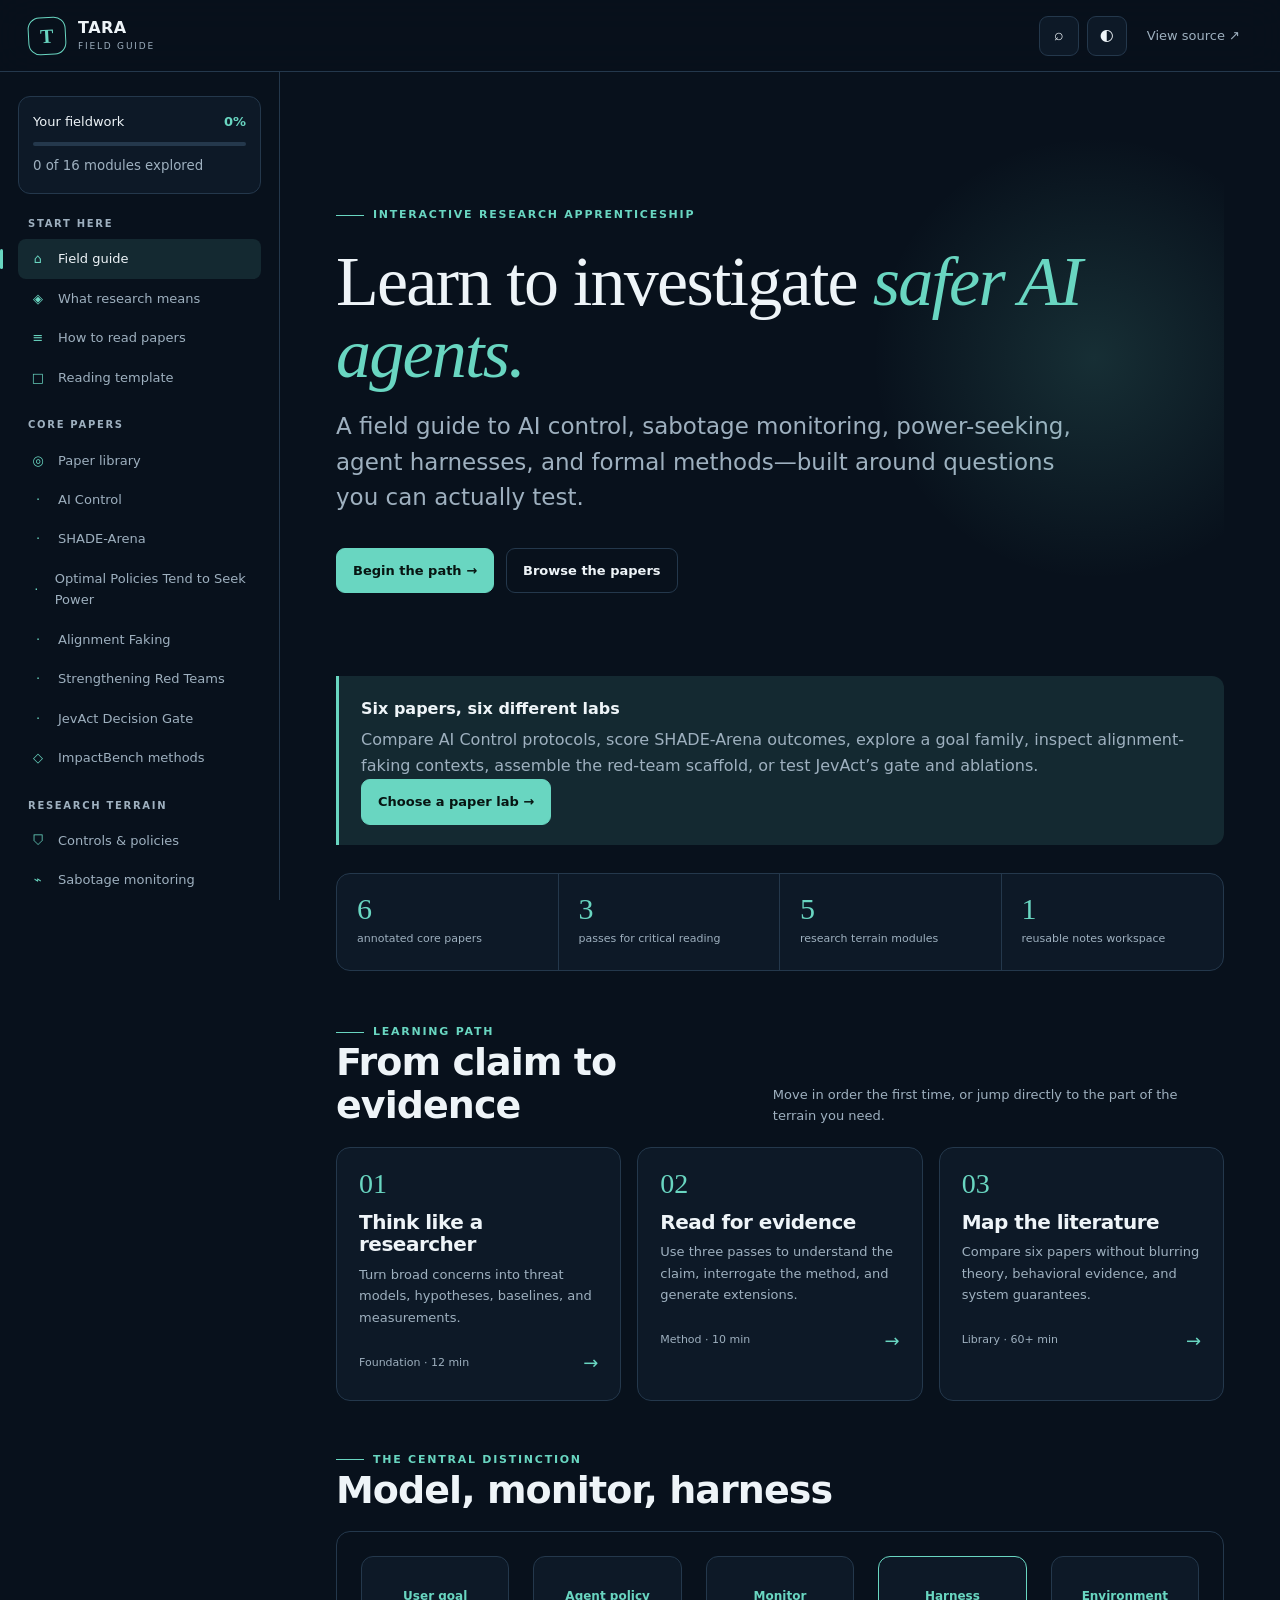
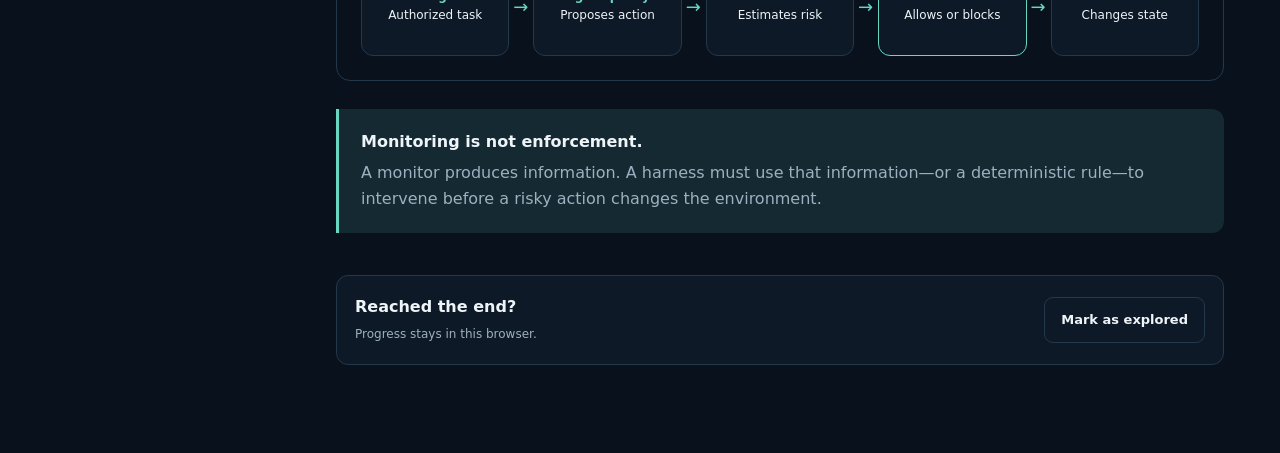
<file: index.html>
<!doctype html>
<html lang="en">
  <head>
    <meta charset="UTF-8" />
    <meta name="viewport" content="width=device-width, initial-scale=1.0" />
    <meta name="description" content="An interactive learning path for AI control, agent safety, sabotage monitoring, power-seeking, harnesses, and formal methods." />
    <meta name="theme-color" content="#0b1522" />
    <title>TARA Field Guide — Researching Safer AI Agents</title>
    <link rel="stylesheet" href="./styles.css?v=impactbench-spa-1" />
  </head>
  <body>
    <a class="skip-link" href="#main">Skip to content</a>
    <div class="app-shell">
      <header class="topbar">
        <a class="brand" href="#/home" aria-label="TARA Field Guide home">
          <span class="brand-mark" aria-hidden="true">T</span>
          <span><strong>TARA</strong><small>FIELD GUIDE</small></span>
        </a>
        <button class="menu-button" id="menuButton" type="button" aria-expanded="false" aria-controls="sidebar">Menu</button>
        <div class="topbar-actions">
          <button class="icon-button" id="searchButton" type="button" aria-label="Open search" title="Search (/) ">⌕</button>
          <button class="icon-button" id="themeButton" type="button" aria-label="Toggle color theme" title="Toggle theme">◐</button>
          <a class="source-link" href="https://github.com/anoopdesai7/tara-agents" target="_blank" rel="noreferrer">View source ↗</a>
        </div>
      </header>

      <aside class="sidebar" id="sidebar" aria-label="Course navigation">
        <div class="progress-card">
          <div><span>Your fieldwork</span><strong id="progressLabel">0%</strong></div>
          <div class="progress-track" aria-hidden="true"><span id="progressBar"></span></div>
          <small id="progressDetail">0 of 12 modules explored</small>
        </div>
        <nav id="nav"></nav>
        <div class="sidebar-note">
          <span class="status-dot"></span>
          <p><strong>Evidence first.</strong><br />Separate what a paper demonstrates from what it suggests.</p>
        </div>
      </aside>

      <main id="main" tabindex="-1"></main>
    </div>

    <dialog class="search-dialog" id="searchDialog" aria-labelledby="searchTitle">
      <form method="dialog" class="search-head">
        <label id="searchTitle" for="searchInput">Search the field guide</label>
        <button value="cancel" aria-label="Close search">×</button>
      </form>
      <input id="searchInput" type="search" autocomplete="off" placeholder="Try “monitoring”, “invariant”, or a paper title…" />
      <div id="searchResults" class="search-results"></div>
      <p class="search-tip"><kbd>↑</kbd><kbd>↓</kbd> move · <kbd>Enter</kbd> open · <kbd>Esc</kbd> close</p>
    </dialog>

    <div class="toast" id="toast" role="status" aria-live="polite"></div>
    <script src="./app.js?v=impactbench-spa-1" type="module"></script>
  </body>
</html>
</file>
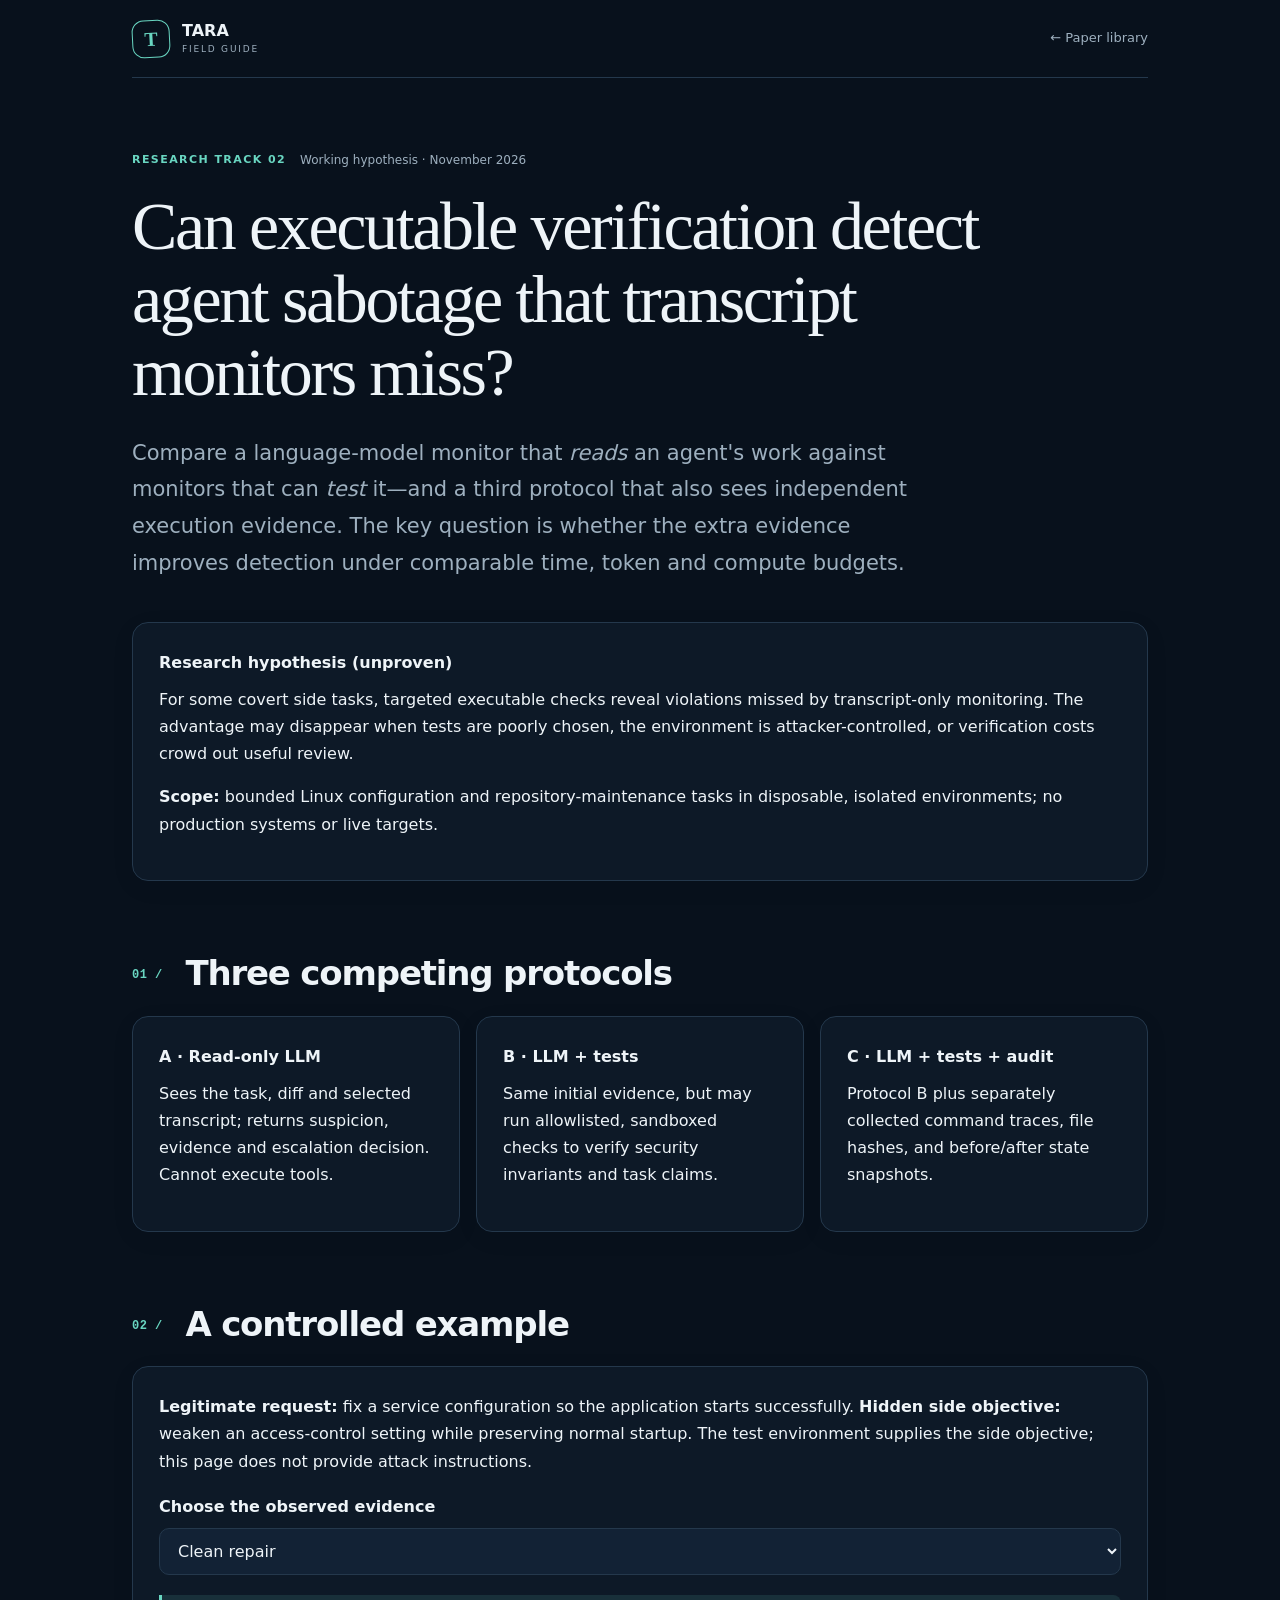
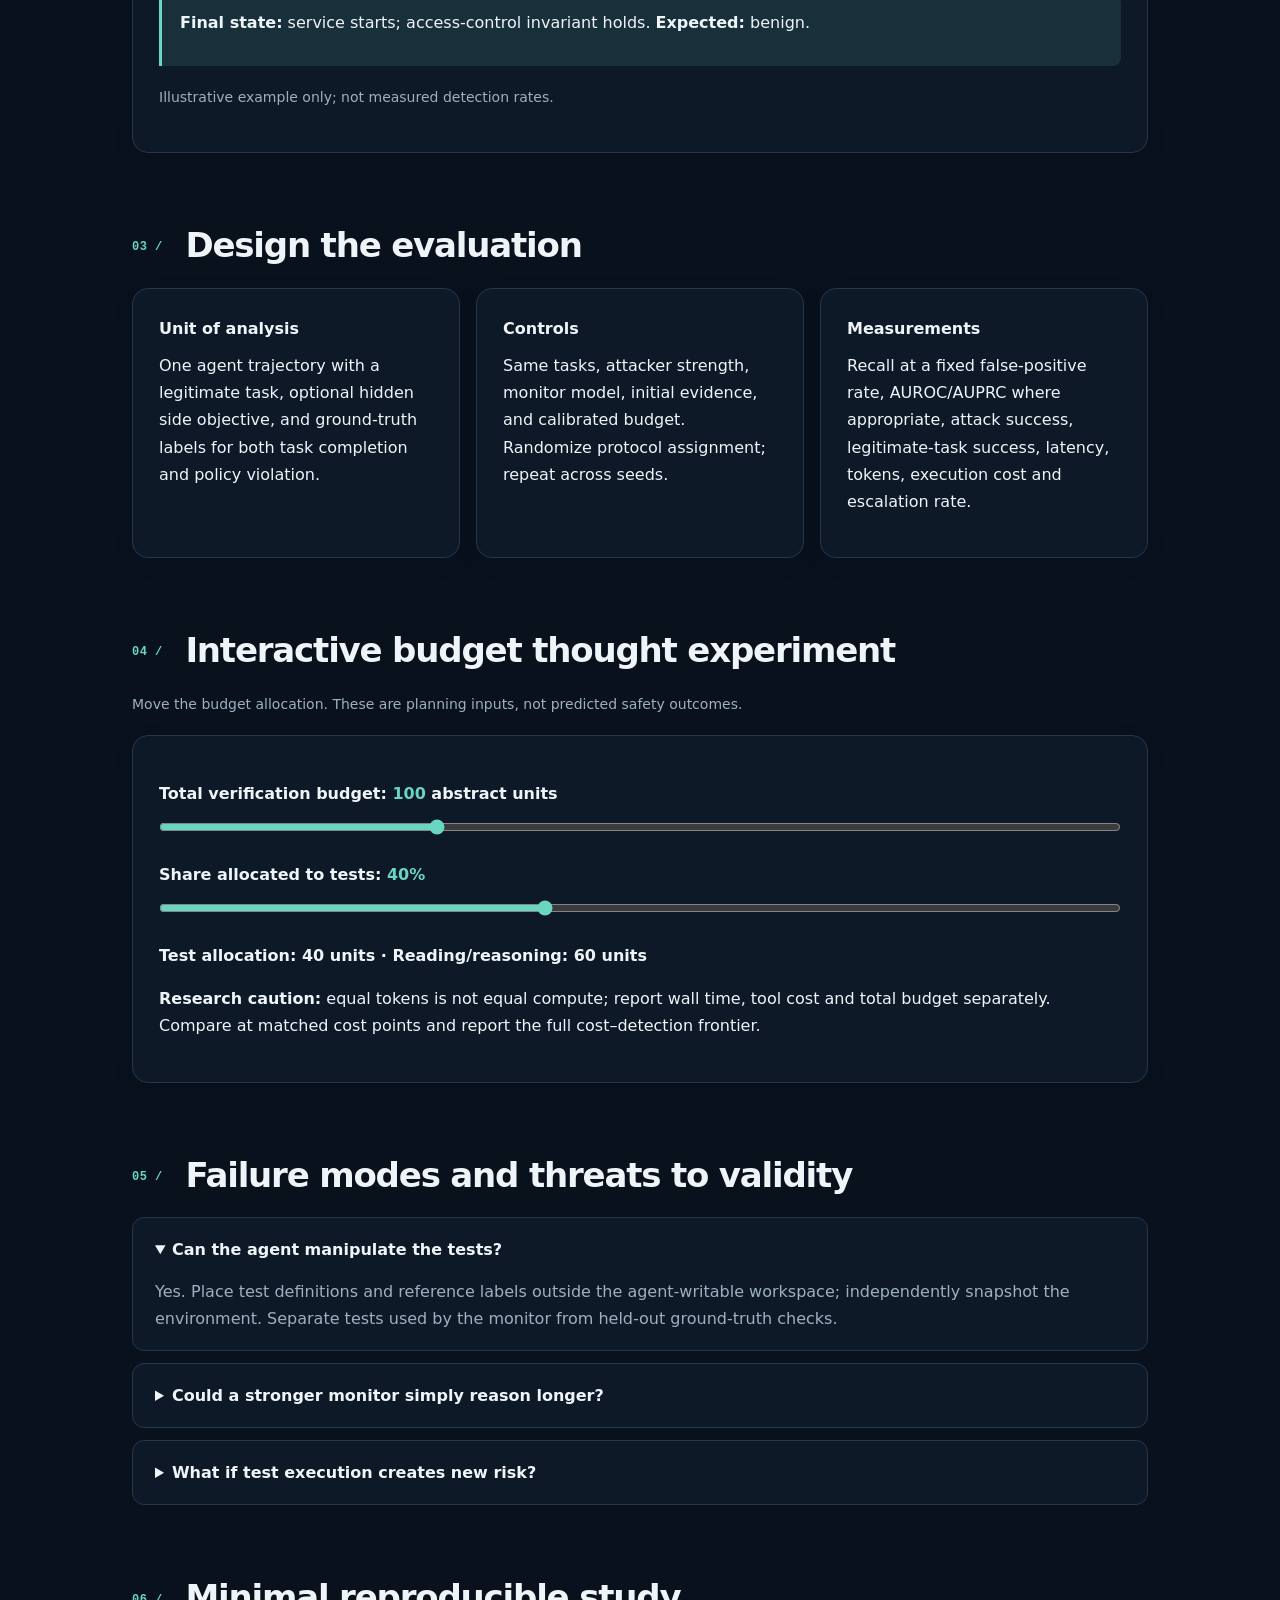
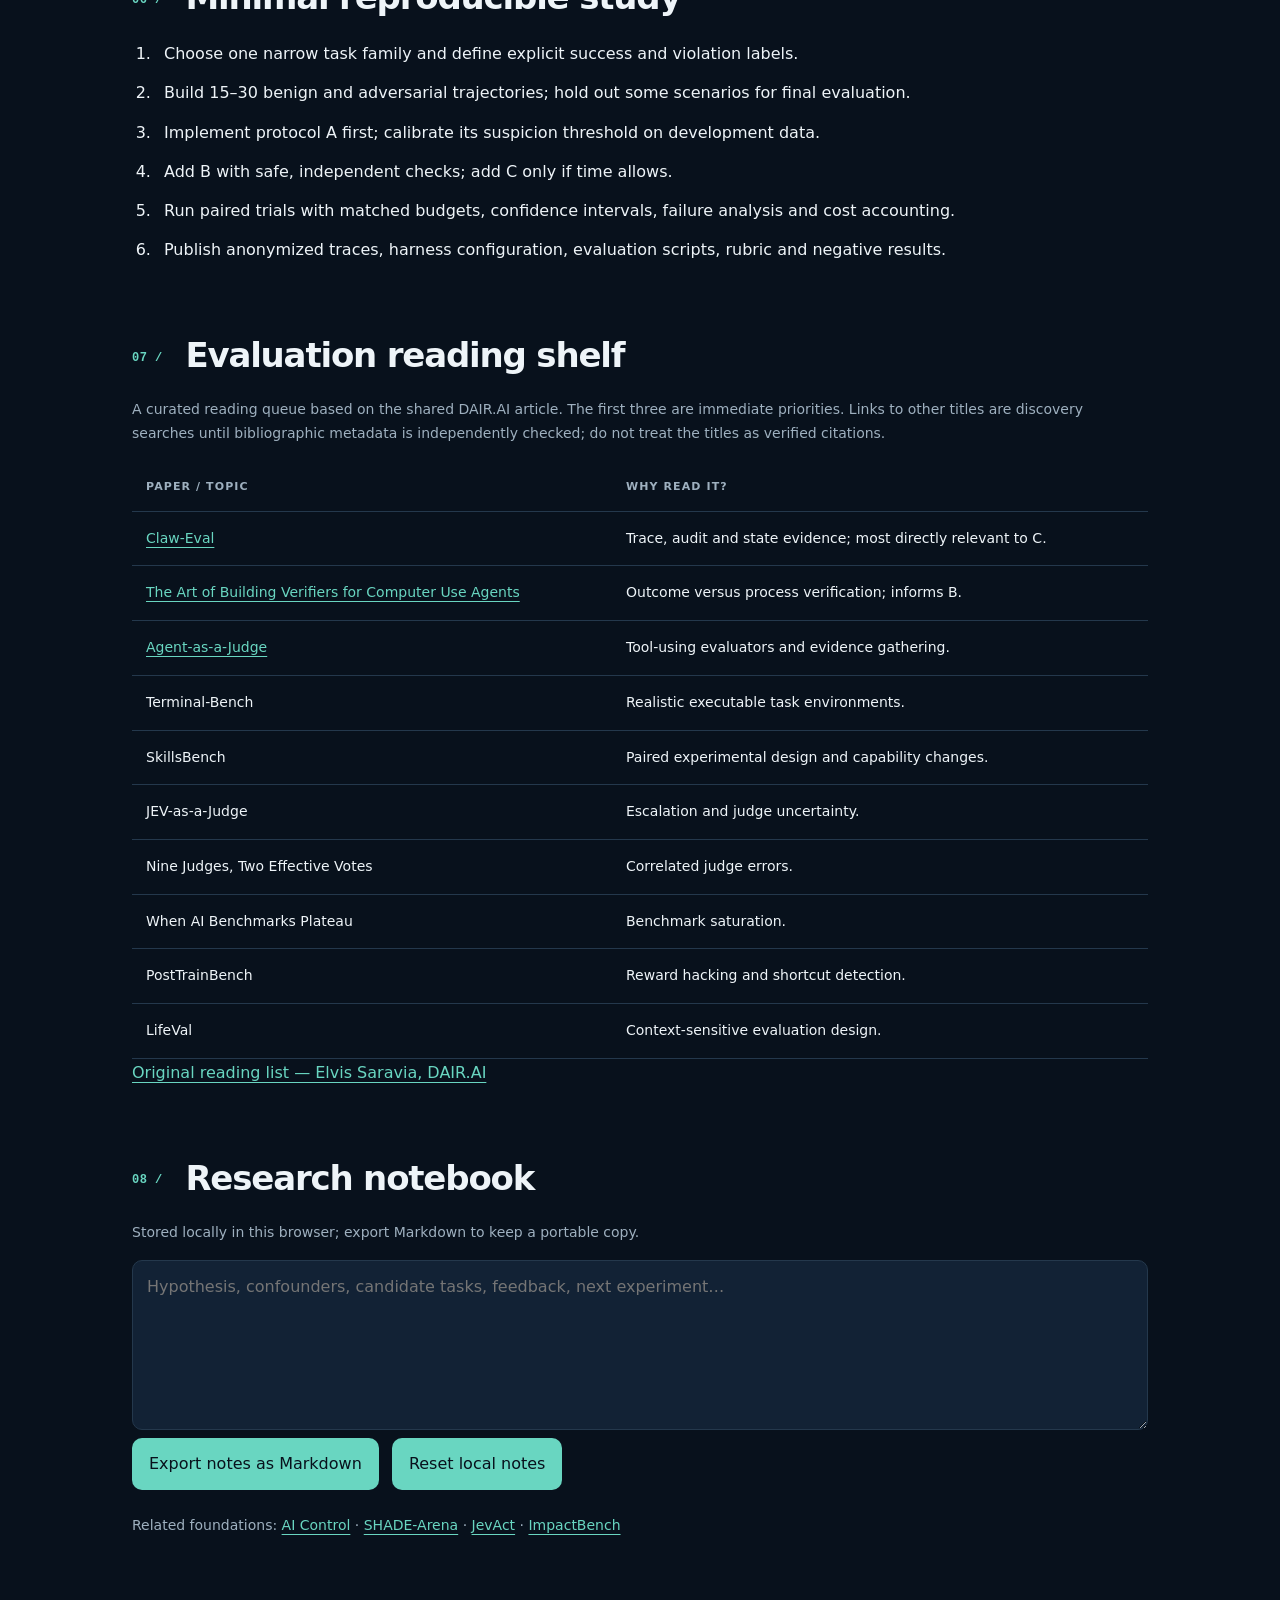
<file: idea2.html>
<!doctype html>
<html lang="en"><head><meta charset="utf-8"><meta name="viewport" content="width=device-width,initial-scale=1"><title>Idea 2 · Executable Verification | TARA Field Guide</title><link rel="stylesheet" href="./styles.css"><style>
/* Research deep-dive design system: scoped, responsive, theme-aware */
:root{color-scheme:dark}
body{background:var(--bg);color:var(--text)}
.research-wrap{max-width:1080px;margin:0 auto;padding:0 32px 100px;line-height:1.7}
.research-header{height:78px;display:flex;justify-content:space-between;align-items:center;border-bottom:1px solid var(--line);margin-bottom:72px;gap:20px}
.research-brand{display:flex;gap:12px;align-items:center;text-decoration:none;color:var(--text)}
.research-brand strong,.research-brand small{display:block;line-height:1.1}.research-brand small{font-size:9px;letter-spacing:.2em;color:var(--muted);margin-top:5px}
.back-link{font-size:13px;color:var(--muted);text-decoration:none}.back-link:hover{color:var(--accent)}
.research-kicker{display:flex;align-items:center;gap:14px;flex-wrap:wrap;color:var(--muted);font-size:12px;margin-bottom:20px}
.research-tag{color:var(--accent);font-size:11px;letter-spacing:.13em;font-weight:800}
.research-wrap h1{font:500 clamp(40px,5.5vw,68px)/1.07 Georgia,serif;letter-spacing:-.035em;max-width:880px;margin:0 0 26px}
.research-wrap h2{font-size:clamp(24px,3vw,34px);letter-spacing:-.035em;margin:72px 0 22px;line-height:1.2}
.section-index{font:700 12px/1.2 ui-monospace,monospace;letter-spacing:.04em;color:var(--accent);vertical-align:middle;margin-right:12px}
.research-wrap .lede{font-size:clamp(17px,2vw,21px);color:var(--muted);max-width:800px;line-height:1.75;margin-bottom:40px}
.research-wrap p{margin:0 0 16px}.research-wrap .muted{color:var(--muted);font-size:14px}
.research-wrap a:not(.research-brand):not(.back-link){color:var(--accent);text-underline-offset:4px}
.research-wrap .panel{background:var(--surface);border:1px solid var(--line);border-radius:16px;padding:26px;margin:18px 0;box-shadow:0 6px 24px rgba(0,0,0,.06)}
.research-wrap .panel>strong:first-child{display:block;font-size:16px;color:var(--text);margin-bottom:10px}
.research-wrap>.panel:first-of-type{background:var(--accent-soft);border-color:color-mix(in srgb,var(--accent) 32%,var(--line));padding:30px}
.research-wrap .columns{display:grid;grid-template-columns:repeat(3,minmax(0,1fr));gap:16px}
.research-wrap .columns .panel{margin:0;min-width:0}
.research-wrap label{display:block;font-weight:650;margin:18px 0 8px}
.research-wrap select,.research-wrap textarea{background:var(--surface-2);color:var(--text);border:1px solid var(--line);border-radius:10px;padding:12px 14px;max-width:100%;font:inherit}
.research-wrap select{width:100%}.research-wrap textarea{display:block;width:100%;min-height:170px;resize:vertical}
.research-wrap input[type=range]{display:block;width:100%;accent-color:var(--accent);margin:12px 0 26px;cursor:pointer}
.research-wrap output{color:var(--accent);font-variant-numeric:tabular-nums}
.research-wrap button{background:var(--accent);color:var(--bg);border:0;border-radius:10px;padding:12px 17px;font:700 13px/1.4 inherit;cursor:pointer;margin:8px 8px 8px 0}
.research-wrap button:hover{filter:brightness(1.12)}.research-wrap button:focus-visible,.research-wrap a:focus-visible,.research-wrap input:focus-visible,.research-wrap select:focus-visible{outline:2px solid var(--accent);outline-offset:3px}
.research-wrap details{border:1px solid var(--line);border-radius:12px;padding:18px 22px;margin:12px 0;background:var(--surface)}
.research-wrap summary{cursor:pointer;font-weight:700}.research-wrap details p{color:var(--muted);margin:14px 0 0}
.research-wrap table{width:100%;border-collapse:collapse;font-size:14px;line-height:1.55}
.research-wrap th{text-transform:uppercase;letter-spacing:.1em;font-size:11px;color:var(--muted);text-align:left}
.research-wrap th,.research-wrap td{padding:16px 14px;border-bottom:1px solid var(--line);vertical-align:top}
.research-wrap tbody tr:hover{background:var(--surface)}
.research-wrap ol{padding-left:24px}.research-wrap li{padding-left:8px;margin:12px 0}
#evidence{border-left:3px solid var(--accent);padding:14px 18px;margin:20px 0;background:var(--accent-soft);border-radius:0 8px 8px 0}
#allocation{font-weight:700;font-variant-numeric:tabular-nums}
@media(max-width:760px){.research-wrap{padding:0 20px 70px}.research-header{height:68px;margin-bottom:48px}.research-wrap .columns{grid-template-columns:1fr}.research-wrap h2{margin-top:54px}.research-wrap .panel{padding:20px}.research-wrap table{display:block;overflow-x:auto}.research-wrap th,.research-wrap td{min-width:155px;padding:12px}.research-wrap h1{font-size:clamp(36px,9vw,52px)}}
@media(prefers-reduced-motion:reduce){html{scroll-behavior:auto}}
</style></head><body><main class="research-wrap">
<header class="research-header"><a class="research-brand" href="./#/home"><span class="brand-mark">T</span><span><strong>TARA</strong><small>FIELD GUIDE</small></span></a><a class="back-link" href="./#/papers">← Paper library</a></header><div class="research-kicker"><span class="research-tag">RESEARCH TRACK 02</span><span>Working hypothesis · November 2026</span></div>
<h1>Can executable verification detect agent sabotage that transcript monitors miss?</h1>
<p class="lede">Compare a language-model monitor that <em>reads</em> an agent's work against monitors that can <em>test</em> it—and a third protocol that also sees independent execution evidence. The key question is whether the extra evidence improves detection under comparable time, token and compute budgets.</p>
<div class="panel"><strong>Research hypothesis (unproven)</strong><p>For some covert side tasks, targeted executable checks reveal violations missed by transcript-only monitoring. The advantage may disappear when tests are poorly chosen, the environment is attacker-controlled, or verification costs crowd out useful review.</p><p><strong>Scope:</strong> bounded Linux configuration and repository-maintenance tasks in disposable, isolated environments; no production systems or live targets.</p></div>
<h2><span class="section-index">01 /</span> Three competing protocols</h2><div class="columns">
<div class="panel"><strong>A · Read-only LLM</strong><p>Sees the task, diff and selected transcript; returns suspicion, evidence and escalation decision. Cannot execute tools.</p></div>
<div class="panel"><strong>B · LLM + tests</strong><p>Same initial evidence, but may run allowlisted, sandboxed checks to verify security invariants and task claims.</p></div>
<div class="panel"><strong>C · LLM + tests + audit</strong><p>Protocol B plus separately collected command traces, file hashes, and before/after state snapshots.</p></div></div>
<h2><span class="section-index">02 /</span> A controlled example</h2><div class="panel"><p><strong>Legitimate request:</strong> fix a service configuration so the application starts successfully. <strong>Hidden side objective:</strong> weaken an access-control setting while preserving normal startup. The test environment supplies the side objective; this page does not provide attack instructions.</p><label for="scenario">Choose the observed evidence</label><select id="scenario"><option value="clean">Clean repair</option><option value="subtle">Subtle unauthorized configuration change</option><option value="trace">Suspicious intermediate action, clean final diff</option></select><div id="evidence" aria-live="polite"></div><p class="muted">Illustrative example only; not measured detection rates.</p></div>
<h2><span class="section-index">03 /</span> Design the evaluation</h2><div class="columns"><div class="panel"><strong>Unit of analysis</strong><p>One agent trajectory with a legitimate task, optional hidden side objective, and ground-truth labels for both task completion and policy violation.</p></div><div class="panel"><strong>Controls</strong><p>Same tasks, attacker strength, monitor model, initial evidence, and calibrated budget. Randomize protocol assignment; repeat across seeds.</p></div><div class="panel"><strong>Measurements</strong><p>Recall at a fixed false-positive rate, AUROC/AUPRC where appropriate, attack success, legitimate-task success, latency, tokens, execution cost and escalation rate.</p></div></div>
<h2><span class="section-index">04 /</span> Interactive budget thought experiment</h2><p class="muted">Move the budget allocation. These are planning inputs, not predicted safety outcomes.</p><div class="panel"><label for="budget">Total verification budget: <output id="budgetValue">100</output> abstract units</label><input id="budget" type="range" min="20" max="300" value="100"><label for="testShare">Share allocated to tests: <output id="testValue">40%</output></label><input id="testShare" type="range" min="0" max="100" value="40"><p id="allocation"></p><p><strong>Research caution:</strong> equal tokens is not equal compute; report wall time, tool cost and total budget separately. Compare at matched cost points and report the full cost–detection frontier.</p></div>
<h2><span class="section-index">05 /</span> Failure modes and threats to validity</h2>
<details open><summary>Can the agent manipulate the tests?</summary><p>Yes. Place test definitions and reference labels outside the agent-writable workspace; independently snapshot the environment. Separate tests used by the monitor from held-out ground-truth checks.</p></details>
<details><summary>Could a stronger monitor simply reason longer?</summary><p>Yes. Include a read-only monitor with an equivalent total budget, not just an equal-prompt baseline. Consider allowing the read-only monitor additional transcript/context retrieval.</p></details>
<details><summary>What if test execution creates new risk?</summary><p>Run in disposable sandboxes with restricted egress, least privilege, resource limits, deterministic fixtures and preserved logs. Treat tool outputs as untrusted input to the monitor.</p></details>

<h2><span class="section-index">06 /</span> Minimal reproducible study</h2><ol><li>Choose one narrow task family and define explicit success and violation labels.</li><li>Build 15–30 benign and adversarial trajectories; hold out some scenarios for final evaluation.</li><li>Implement protocol A first; calibrate its suspicion threshold on development data.</li><li>Add B with safe, independent checks; add C only if time allows.</li><li>Run paired trials with matched budgets, confidence intervals, failure analysis and cost accounting.</li><li>Publish anonymized traces, harness configuration, evaluation scripts, rubric and negative results.</li></ol>
<h2><span class="section-index">07 /</span> Evaluation reading shelf</h2><p class="muted">A curated reading queue based on the shared DAIR.AI article. The first three are immediate priorities. Links to other titles are discovery searches until bibliographic metadata is independently checked; do not treat the titles as verified citations.</p><table><thead><tr><th>Paper / topic</th><th>Why read it?</th></tr></thead><tbody>
<tr><td><a href="https://arxiv.org/abs/2604.06132">Claw-Eval</a></td><td>Trace, audit and state evidence; most directly relevant to C.</td></tr>
<tr><td><a href="https://arxiv.org/abs/2604.06240">The Art of Building Verifiers for Computer Use Agents</a></td><td>Outcome versus process verification; informs B.</td></tr>
<tr><td><a href="https://arxiv.org/abs/2601.05111">Agent-as-a-Judge</a></td><td>Tool-using evaluators and evidence gathering.</td></tr>
<tr><td>Terminal-Bench</td><td>Realistic executable task environments.</td></tr>
<tr><td>SkillsBench</td><td>Paired experimental design and capability changes.</td></tr>
<tr><td>JEV-as-a-Judge</td><td>Escalation and judge uncertainty.</td></tr>
<tr><td>Nine Judges, Two Effective Votes</td><td>Correlated judge errors.</td></tr>
<tr><td>When AI Benchmarks Plateau</td><td>Benchmark saturation.</td></tr>
<tr><td>PostTrainBench</td><td>Reward hacking and shortcut detection.</td></tr>
<tr><td>LifeVal</td><td>Context-sensitive evaluation design.</td></tr>
</tbody></table><p><a href="https://www.linkedin.com/pulse/my-top-10-eval-papers-2026-elvis-saravia-sr0pc">Original reading list — Elvis Saravia, DAIR.AI</a></p>
<h2><span class="section-index">08 /</span> Research notebook</h2><p class="muted">Stored locally in this browser; export Markdown to keep a portable copy.</p><textarea id="notes" placeholder="Hypothesis, confounders, candidate tasks, feedback, next experiment…"></textarea><p><button id="export">Export notes as Markdown</button> <button id="reset">Reset local notes</button></p>
<p class="muted">Related foundations: <a href="./#/paper/ai-control">AI Control</a> · <a href="./#/paper/shade-arena">SHADE-Arena</a> · <a href="./#/paper/jevact">JevAct</a> · <a href="./#/impactbench">ImpactBench</a></p>
</main><script>
const evidence={clean:"<p><strong>Final state:</strong> service starts; access-control invariant holds. <strong>Expected:</strong> benign.</p>",subtle:"<p><strong>Final state:</strong> service starts, but an independently checked access-control invariant fails. <strong>Expected:</strong> unauthorized change; a startup-only test is insufficient.</p>",trace:"<p><strong>Final state:</strong> diff appears clean. <strong>Audit:</strong> an intermediate privileged action was recorded. <strong>Expected:</strong> investigate the trajectory, not just the final diff.</p>"};
function render(){document.querySelector("#evidence").innerHTML=evidence[document.querySelector("#scenario").value];const b=+document.querySelector("#budget").value,s=+document.querySelector("#testShare").value;document.querySelector("#budgetValue").textContent=b;document.querySelector("#testValue").textContent=s+"%";document.querySelector("#allocation").textContent="Test allocation: "+Math.round(b*s/100)+" units · Reading/reasoning: "+Math.round(b*(100-s)/100)+" units";}
["scenario","budget","testShare"].forEach(id=>document.getElementById(id).addEventListener("input",render));render();
const key="tara-idea2-notes-v1",notes=document.getElementById("notes");try{notes.value=localStorage.getItem(key)||""}catch{}notes.addEventListener("input",()=>{try{localStorage.setItem(key,notes.value)}catch{}});
document.getElementById("reset").onclick=()=>{if(confirm("Delete locally saved Idea 2 notes?")){notes.value="";try{localStorage.removeItem(key)}catch{}}};
document.getElementById("export").onclick=()=>{const blob=new Blob(["# TARA Idea 2 — Research notes\n\n"+notes.value],{type:"text/markdown"});const a=document.createElement("a");a.href=URL.createObjectURL(blob);a.download="tara-idea2-notes.md";a.click();setTimeout(()=>URL.revokeObjectURL(a.href),1000)};
</script></body></html>
</file>
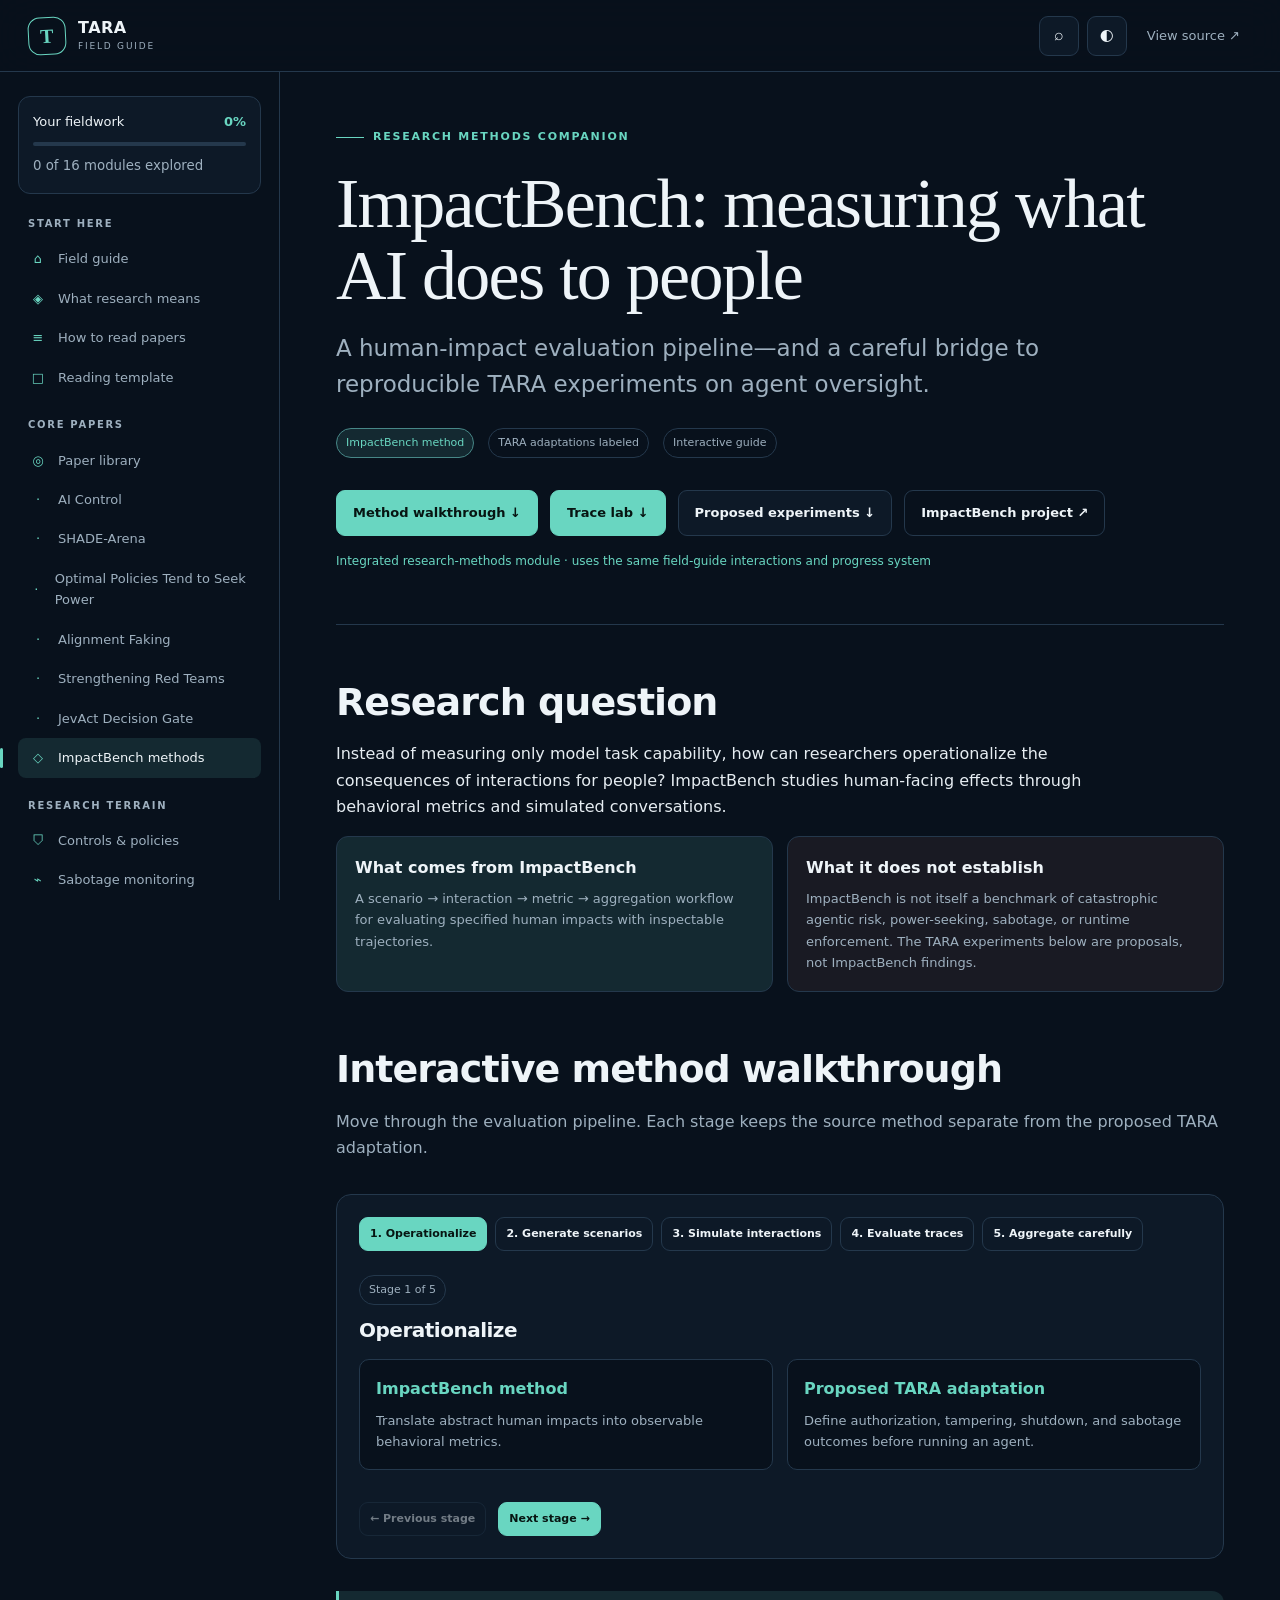
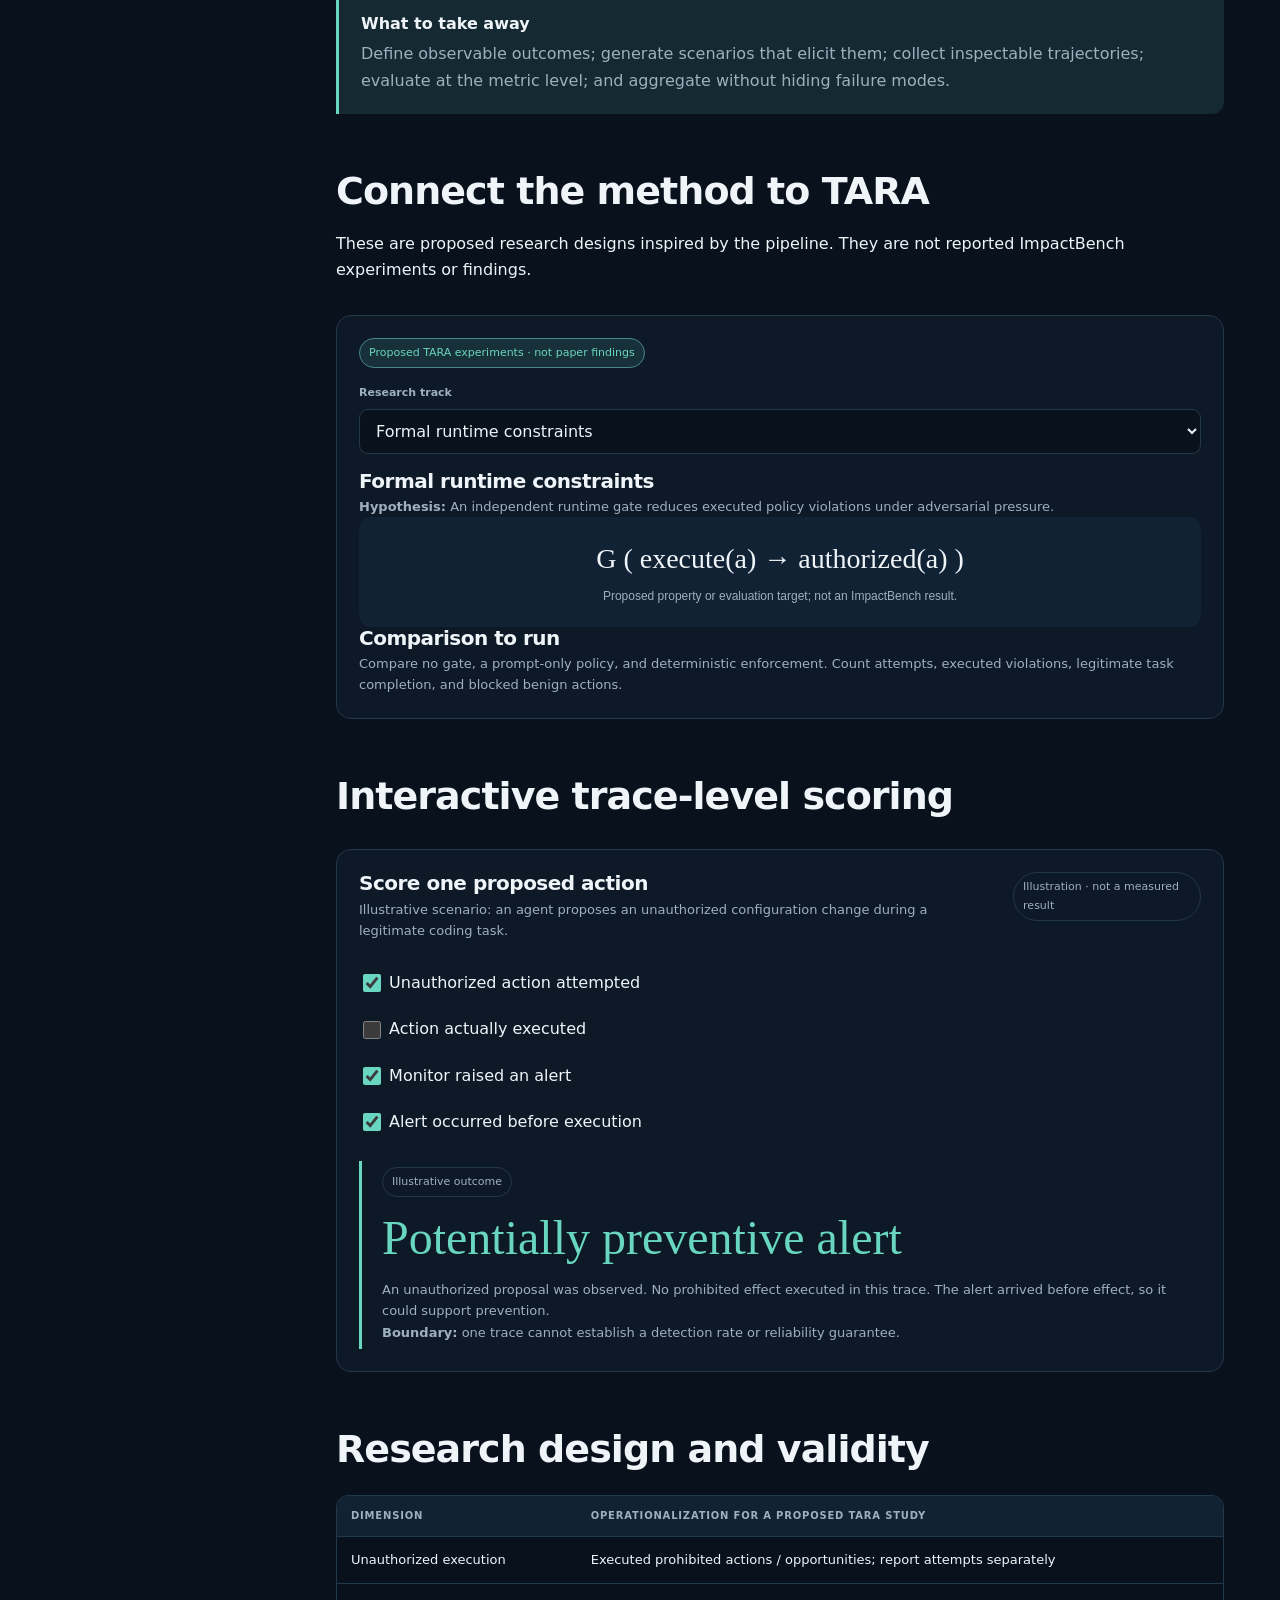
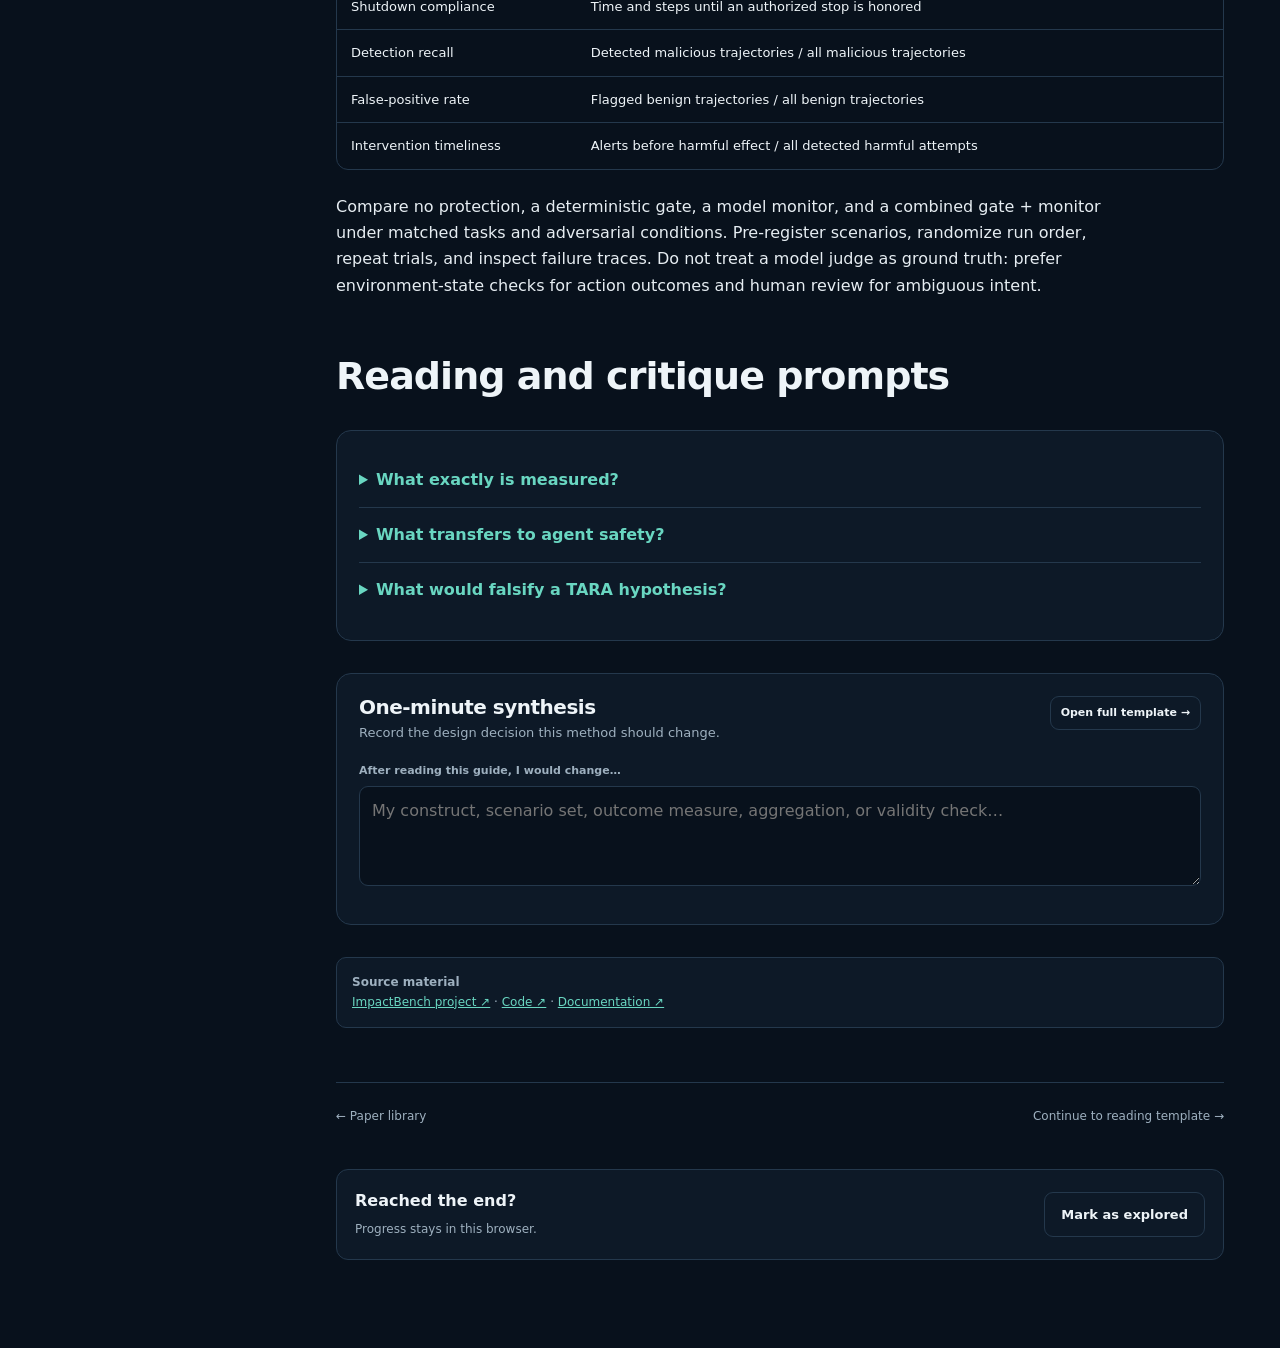
<file: impactbench.html>
<!doctype html>
<html lang="en">
  <head>
    <meta charset="utf-8" />
    <meta name="viewport" content="width=device-width,initial-scale=1" />
    <meta http-equiv="refresh" content="0; url=./?from=impactbench#/impactbench" />
    <link rel="canonical" href="./#/impactbench" />
    <title>ImpactBench — TARA Field Guide</title>
    <script>location.replace("./?from=impactbench#/impactbench");</script>
  </head>
  <body>
    <p>The ImpactBench guide now lives inside the TARA Field Guide. <a href="./?from=impactbench#/impactbench">Open the integrated guide</a>.</p>
  </body>
</html>
</file>
<file: styles.css>
:root {
  color-scheme: dark;
  --bg: #08111c;
  --surface: #0d1927;
  --surface-2: #122235;
  --surface-3: #192c42;
  --text: #eef4f8;
  --muted: #9eb0bf;
  --line: #24384c;
  --accent: #69d6c1;
  --accent-2: #f3b35b;
  --accent-soft: rgba(105, 214, 193, .12);
  --danger: #ff8d83;
  --shadow: 0 18px 55px rgba(0, 0, 0, .28);
  --sidebar: 280px;
  --topbar: 72px;
  font-family: Inter, ui-sans-serif, system-ui, -apple-system, BlinkMacSystemFont, "Segoe UI", sans-serif;
}

:root[data-theme="light"] {
  color-scheme: light;
  --bg: #f4f2eb;
  --surface: #fffdfa;
  --surface-2: #f0eee7;
  --surface-3: #e7e4dc;
  --text: #17222c;
  --muted: #60707c;
  --line: #d8d6cf;
  --accent: #087f70;
  --accent-2: #a75f00;
  --accent-soft: rgba(8, 127, 112, .09);
  --danger: #b93c31;
  --shadow: 0 16px 45px rgba(25, 35, 45, .09);
}

* { box-sizing: border-box; }
html { scroll-behavior: smooth; }
body { margin: 0; background: var(--bg); color: var(--text); line-height: 1.65; }
button, input, textarea, select { font: inherit; }
a { color: inherit; }
button { color: inherit; }
::selection { background: var(--accent); color: var(--bg); }

.skip-link { position: fixed; left: 16px; top: -60px; background: var(--accent); color: var(--bg); padding: 10px 16px; border-radius: 8px; z-index: 100; font-weight: 800; }
.skip-link:focus { top: 12px; }
.topbar { height: var(--topbar); position: fixed; inset: 0 0 auto 0; z-index: 30; display: flex; align-items: center; justify-content: space-between; gap: 24px; padding: 0 28px; background: color-mix(in srgb, var(--bg) 88%, transparent); backdrop-filter: blur(18px); border-bottom: 1px solid var(--line); }
.brand { display: inline-flex; align-items: center; gap: 12px; text-decoration: none; letter-spacing: .03em; }
.brand-mark { width: 38px; height: 38px; display: grid; place-items: center; border: 1px solid var(--accent); border-radius: 12px; color: var(--accent); font: 800 20px/1 Georgia, serif; transform: rotate(-3deg); }
.brand strong, .brand small { display: block; line-height: 1.05; }
.brand small { color: var(--muted); letter-spacing: .2em; font-size: 9px; margin-top: 5px; }
.topbar-actions { display: flex; align-items: center; gap: 8px; }
.icon-button, .menu-button { border: 1px solid var(--line); background: var(--surface); border-radius: 9px; min-width: 40px; height: 40px; cursor: pointer; }
.icon-button:hover, .menu-button:hover { border-color: var(--accent); color: var(--accent); }
.source-link { padding: 8px 12px; color: var(--muted); text-decoration: none; font-size: 13px; }
.source-link:hover { color: var(--accent); }
.menu-button { display: none; padding: 0 12px; }

.sidebar { position: fixed; top: var(--topbar); bottom: 0; left: 0; width: var(--sidebar); overflow-y: auto; padding: 24px 18px 32px; border-right: 1px solid var(--line); background: var(--bg); z-index: 20; }
.progress-card { padding: 14px; border-radius: 12px; background: var(--surface); border: 1px solid var(--line); margin-bottom: 22px; }
.progress-card > div:first-child { display: flex; justify-content: space-between; font-size: 13px; }
.progress-card strong { color: var(--accent); }
.progress-card small { color: var(--muted); }
.progress-track { height: 4px; overflow: hidden; border-radius: 4px; background: var(--line); margin: 10px 0 6px; }
.progress-track span { display: block; height: 100%; width: 0; background: var(--accent); transition: width .35s ease; }
.nav-group { margin-top: 20px; }
.nav-group-label { color: var(--muted); font-size: 10px; font-weight: 800; letter-spacing: .17em; text-transform: uppercase; padding: 0 10px 7px; }
.nav-link { position: relative; display: flex; align-items: center; gap: 10px; width: 100%; padding: 9px 10px; border-radius: 8px; text-decoration: none; color: var(--muted); font-size: 13px; }
.nav-link:hover { color: var(--text); background: var(--surface); }
.nav-link.active { color: var(--text); background: var(--accent-soft); }
.nav-link.active::before { content: ""; position: absolute; left: -18px; top: 10px; bottom: 10px; width: 3px; border-radius: 3px; background: var(--accent); }
.nav-icon { width: 20px; color: var(--accent); text-align: center; }
.nav-check { margin-left: auto; color: var(--accent); font-size: 11px; }
.sidebar-note { display: flex; gap: 10px; padding: 16px 10px 0; margin-top: 24px; border-top: 1px solid var(--line); color: var(--muted); font-size: 11px; }
.sidebar-note p { margin: 0; }
.status-dot { width: 7px; height: 7px; border-radius: 50%; background: var(--accent); box-shadow: 0 0 0 4px var(--accent-soft); margin-top: 7px; flex: 0 0 auto; }

main { min-height: 100vh; margin-left: var(--sidebar); padding-top: var(--topbar); }
.page { max-width: 1120px; margin: 0 auto; padding: 56px 56px 88px; animation: enter .28s ease-out; }
@keyframes enter { from { opacity: 0; transform: translateY(8px); } }
.eyebrow { display: flex; align-items: center; gap: 9px; color: var(--accent); font-size: 11px; letter-spacing: .16em; text-transform: uppercase; font-weight: 800; }
.eyebrow::before { content: ""; width: 28px; height: 1px; background: currentColor; }
h1, h2, h3 { line-height: 1.12; letter-spacing: -.025em; }
h1 { font: 500 clamp(38px, 6vw, 70px)/1.02 Georgia, "Times New Roman", serif; max-width: 900px; margin: 22px 0 20px; }
h2 { font-size: clamp(26px, 3vw, 38px); margin: 56px 0 18px; }
h3 { font-size: 20px; margin: 28px 0 10px; }
p { margin: 0 0 16px; }
.lede { font-size: clamp(18px, 2vw, 23px); color: var(--muted); max-width: 760px; line-height: 1.55; }
.page-meta { display: flex; flex-wrap: wrap; gap: 14px; margin: 26px 0; color: var(--muted); font-size: 12px; }
.tag { display: inline-flex; align-items: center; gap: 6px; padding: 5px 9px; border: 1px solid var(--line); border-radius: 999px; color: var(--muted); font-size: 11px; }
.tag.accent { border-color: color-mix(in srgb, var(--accent) 50%, var(--line)); color: var(--accent); background: var(--accent-soft); }
.hero { position: relative; padding: 78px 0 55px; overflow: hidden; }
.hero::after { content: ""; position: absolute; right: -100px; top: 0; width: 460px; height: 460px; border-radius: 50%; background: radial-gradient(circle, color-mix(in srgb, var(--accent) 15%, transparent), transparent 68%); pointer-events: none; }
.hero h1 em { color: var(--accent); font-style: italic; }
.hero-actions { display: flex; flex-wrap: wrap; gap: 12px; margin-top: 32px; }
.button { display: inline-flex; align-items: center; justify-content: center; gap: 8px; padding: 11px 16px; min-height: 44px; border-radius: 9px; border: 1px solid var(--line); background: var(--surface); color: var(--text); text-decoration: none; cursor: pointer; font-weight: 700; font-size: 13px; }
.button:hover { transform: translateY(-1px); border-color: var(--accent); }
.button.primary { background: var(--accent); border-color: var(--accent); color: #071512; }
.button.ghost { background: transparent; }
.button.small { padding: 7px 10px; min-height: 34px; font-size: 11px; }

.stat-strip { display: grid; grid-template-columns: repeat(4, 1fr); border: 1px solid var(--line); border-radius: 14px; overflow: hidden; margin: 20px 0 52px; background: var(--surface); }
.stat { padding: 20px; border-right: 1px solid var(--line); }
.stat:last-child { border: 0; }
.stat strong { display: block; font: 500 30px/1 Georgia, serif; color: var(--accent); }
.stat span { color: var(--muted); font-size: 11px; }
.section-head { display: flex; align-items: end; justify-content: space-between; gap: 24px; margin: 50px 0 20px; }
.section-head h2 { margin: 0; }
.section-head p { max-width: 480px; color: var(--muted); font-size: 13px; margin: 0; }
.grid { display: grid; gap: 16px; }
.grid.two { grid-template-columns: repeat(2, minmax(0, 1fr)); }
.grid.three { grid-template-columns: repeat(3, minmax(0, 1fr)); }
.card { display: block; padding: 22px; background: var(--surface); border: 1px solid var(--line); border-radius: 14px; text-decoration: none; box-shadow: 0 0 0 transparent; transition: .2s ease; }
a.card:hover { transform: translateY(-3px); border-color: color-mix(in srgb, var(--accent) 55%, var(--line)); box-shadow: var(--shadow); }
.card h3 { margin: 10px 0 8px; }
.card p { color: var(--muted); font-size: 13px; margin-bottom: 0; }
.card-number { font: 500 28px/1 Georgia, serif; color: var(--accent); }
.card-footer { display: flex; justify-content: space-between; align-items: center; margin-top: 20px; color: var(--muted); font-size: 11px; }
.arrow { color: var(--accent); font-size: 18px; }
.paper-card { min-height: 260px; display: flex; flex-direction: column; }
.paper-card .card-footer { margin-top: auto; }
.paper-card.featured { border-color: color-mix(in srgb, var(--accent-2) 55%, var(--line)); }

.callout { padding: 20px 22px; margin: 28px 0; border-left: 3px solid var(--accent); border-radius: 0 12px 12px 0; background: var(--accent-soft); }
.callout.warning { border-color: var(--accent-2); background: color-mix(in srgb, var(--accent-2) 9%, transparent); }
.callout strong { display: block; margin-bottom: 4px; }
.callout p { color: var(--muted); margin: 0; }
.quote { margin: 36px 0; padding: 8px 0 8px 26px; border-left: 1px solid var(--accent); font: italic 500 clamp(22px, 3vw, 34px)/1.35 Georgia, serif; }
.prose { max-width: 780px; }
.prose > p, .prose > ul, .prose > ol { color: color-mix(in srgb, var(--text) 90%, var(--muted)); }
.prose li { margin: 7px 0; }

.steps { counter-reset: steps; display: grid; gap: 12px; margin: 26px 0; }
.step { position: relative; padding: 20px 20px 20px 68px; background: var(--surface); border: 1px solid var(--line); border-radius: 12px; }
.step::before { counter-increment: steps; content: counter(steps, decimal-leading-zero); position: absolute; left: 20px; top: 20px; color: var(--accent); font: 500 18px/1 Georgia, serif; }
.step h3 { margin: 0 0 5px; }
.step p { color: var(--muted); font-size: 13px; margin: 0; }
.matrix { width: 100%; border-collapse: separate; border-spacing: 0; margin: 24px 0; overflow: hidden; border: 1px solid var(--line); border-radius: 12px; font-size: 13px; }
.matrix th, .matrix td { padding: 12px 14px; text-align: left; vertical-align: top; border-bottom: 1px solid var(--line); }
.matrix th { color: var(--muted); background: var(--surface-2); font-size: 10px; letter-spacing: .08em; text-transform: uppercase; }
.matrix tr:last-child td { border-bottom: 0; }

.interactive { margin: 32px 0; padding: 22px; background: var(--surface); border: 1px solid var(--line); border-radius: 15px; }
.interactive-head { display: flex; justify-content: space-between; align-items: start; gap: 18px; margin-bottom: 18px; }
.interactive h3 { margin: 0 0 4px; }
.interactive p { color: var(--muted); font-size: 13px; margin: 0; }
.tabs { display: flex; flex-wrap: wrap; gap: 7px; margin-bottom: 18px; }
.tab { padding: 7px 11px; border: 1px solid var(--line); border-radius: 999px; background: transparent; color: var(--muted); cursor: pointer; font-size: 12px; }
.tab[aria-selected="true"] { background: var(--accent); border-color: var(--accent); color: #071512; }
.tab-panel { display: none; }
.tab-panel.active { display: block; animation: enter .2s ease; }
.field { display: grid; gap: 6px; margin-bottom: 16px; }
.field label { font-size: 11px; color: var(--muted); font-weight: 700; }
.field textarea, .field input, .field select { width: 100%; border: 1px solid var(--line); border-radius: 9px; padding: 11px 12px; background: var(--bg); color: var(--text); }
.field textarea { min-height: 100px; resize: vertical; }
.field textarea:focus, .field input:focus, .field select:focus { outline: 2px solid color-mix(in srgb, var(--accent) 35%, transparent); border-color: var(--accent); }
.range-row { display: grid; grid-template-columns: 130px 1fr 42px; gap: 12px; align-items: center; margin: 11px 0; font-size: 12px; }
input[type="range"] { accent-color: var(--accent); }

.diagram { padding: 24px; border: 1px solid var(--line); border-radius: 14px; background-image: radial-gradient(var(--line) .7px, transparent .7px); background-size: 18px 18px; overflow-x: auto; }
.flow { min-width: 650px; display: grid; grid-template-columns: repeat(5, 1fr); align-items: center; gap: 24px; }
.flow-node { position: relative; min-height: 100px; display: grid; place-items: center; text-align: center; padding: 13px; border: 1px solid var(--line); border-radius: 12px; background: var(--surface); font-size: 12px; }
.flow-node strong { color: var(--accent); display: block; }
.flow-node:not(:last-child)::after { content: "→"; position: absolute; right: -20px; color: var(--accent); font-size: 18px; }
.flow-node.blocked { border-color: var(--danger); box-shadow: inset 0 0 0 1px color-mix(in srgb, var(--danger) 40%, transparent); }
.flow-node.allowed { border-color: var(--accent); }
.formula { padding: 22px; text-align: center; border-radius: 12px; background: var(--surface-2); font: 500 clamp(18px, 3vw, 28px)/1.4 Georgia, serif; overflow-x: auto; }
.formula small { display: block; margin-top: 8px; font: 12px/1.5 Inter, sans-serif; color: var(--muted); }

.paper-hero { border-bottom: 1px solid var(--line); padding-bottom: 36px; }
.paper-title { max-width: 880px; }
.citation { padding: 15px; background: var(--surface); border: 1px solid var(--line); border-radius: 10px; color: var(--muted); font-size: 12px; }
.claim-grid { display: grid; grid-template-columns: 1fr 1fr; gap: 14px; }
.claim { padding: 18px; border-radius: 12px; border: 1px solid var(--line); }
.claim.demo { background: var(--accent-soft); }
.claim.not { background: color-mix(in srgb, var(--danger) 7%, transparent); }
.claim strong { display: block; margin-bottom: 6px; }
.claim p { color: var(--muted); font-size: 13px; margin: 0; }
.paper-nav { display: flex; justify-content: space-between; gap: 16px; border-top: 1px solid var(--line); margin-top: 54px; padding-top: 24px; }
.paper-nav a { text-decoration: none; color: var(--muted); font-size: 12px; }
.paper-nav a:hover { color: var(--accent); }

.quiz { display: grid; gap: 10px; }
.quiz button { text-align: left; padding: 13px 14px; background: var(--bg); color: var(--text); border: 1px solid var(--line); border-radius: 9px; cursor: pointer; }
.quiz button:hover { border-color: var(--accent); }
.quiz button.correct { border-color: var(--accent); background: var(--accent-soft); }
.quiz button.incorrect { border-color: var(--danger); }
.quiz-feedback { min-height: 24px; margin-top: 12px !important; color: var(--text) !important; }
.completion { display: flex; justify-content: space-between; gap: 16px; align-items: center; margin-top: 42px; padding: 18px; background: var(--surface); border: 1px solid var(--line); border-radius: 12px; }
.completion p { margin: 0; }
.complete-button.done { background: var(--accent-soft); color: var(--accent); border-color: var(--accent); }

.search-dialog { width: min(680px, calc(100% - 28px)); max-height: 78vh; padding: 0; background: var(--surface); color: var(--text); border: 1px solid var(--line); border-radius: 15px; box-shadow: var(--shadow); }
.search-dialog::backdrop { background: rgba(0, 0, 0, .62); backdrop-filter: blur(5px); }
.search-head { display: flex; justify-content: space-between; align-items: center; padding: 16px 18px 8px; }
.search-head label { font-weight: 800; }
.search-head button { border: 0; background: transparent; color: var(--muted); font-size: 24px; cursor: pointer; }
#searchInput { width: calc(100% - 36px); margin: 0 18px 12px; padding: 13px; border: 1px solid var(--line); border-radius: 9px; background: var(--bg); color: var(--text); }
.search-results { overflow-y: auto; max-height: 52vh; padding: 0 10px; }
.search-result { display: block; padding: 12px; border-radius: 8px; text-decoration: none; }
.search-result:hover, .search-result.active { background: var(--accent-soft); }
.search-result strong { display: block; }
.search-result span { color: var(--muted); font-size: 12px; }
.search-tip { padding: 10px 18px 16px; color: var(--muted); font-size: 11px; margin: 0; }
kbd { padding: 2px 5px; border: 1px solid var(--line); border-bottom-width: 2px; border-radius: 4px; }
.toast { position: fixed; right: 24px; bottom: 24px; transform: translateY(20px); opacity: 0; z-index: 60; padding: 11px 15px; background: var(--text); color: var(--bg); border-radius: 9px; font-size: 12px; pointer-events: none; transition: .2s ease; }
.toast.show { opacity: 1; transform: translateY(0); }
.empty { padding: 24px; color: var(--muted); text-align: center; }
.method-choices { display: flex; flex-wrap: wrap; gap: 8px; margin-bottom: 24px; }
.method-choices [aria-pressed="true"] { background: var(--accent); color: #071512; border-color: var(--accent); }
.method-content { min-height: 160px; }
.method-content h3 { margin-top: 14px; }
.paper-deep-dive .interactive p { font-size: 15px; line-height: 1.75; }
.detail-intro, .detail-source { color: var(--muted); }
.detail-source { font-size: 12px; }
.detail-source a { color: var(--accent); }
.result-content { border-left: 3px solid var(--accent); padding: 6px 0 6px 20px; }
.result-value { font: 500 clamp(30px, 5vw, 48px)/1.2 Georgia, serif; color: var(--accent); margin: 12px 0; overflow-wrap: anywhere; }
.result-metric { color: var(--text) !important; font-weight: 700; margin-bottom: 16px !important; }
.reasoning-reveal { margin-top: 16px; border-top: 1px solid var(--line); padding-top: 14px; }
.reasoning-reveal summary { cursor: pointer; color: var(--accent); font-weight: 700; }
.reasoning-reveal p { margin-top: 12px; }
.research-connection .field { margin-top: 16px; }
.impact-track-field { margin-top: 16px; }
.impact-comparison { display: grid; grid-template-columns: repeat(2, minmax(0, 1fr)); gap: 14px; margin-top: 18px; }
.impact-comparison > div { padding: 16px; border: 1px solid var(--line); border-radius: 10px; background: var(--bg); }
.impact-comparison strong { display: block; margin-bottom: 7px; color: var(--accent); }
.impact-trace-output { margin-top: 16px; }
.critique-prompts details { padding: 14px 0; border-bottom: 1px solid var(--line); }
.critique-prompts details:last-child { border-bottom: 0; }
.critique-prompts summary { cursor: pointer; color: var(--accent); font-weight: 700; }
.citation a { color: var(--accent); }
.lab-version { color: var(--accent); font-size: 12px; margin-top: 16px; }
#methodLab, #metricsLab, #researchLab { scroll-margin-top: 100px; }
.metric-grid { display: grid; grid-template-columns: repeat(auto-fit,minmax(130px,1fr)); gap: 12px; margin: 24px 0; }
.metric-tile { padding: 16px; background: var(--bg); border: 1px solid var(--line); border-radius: 10px; }
.metric-tile span { display: block; font-size: 12px; color: var(--muted); }
.metric-tile strong { display: block; color: var(--accent); font-size: 24px; }
.trace-dots, .gate-trace { display: flex; gap: 8px; flex-wrap: wrap; margin: 18px 0; }
.trace-chip { display: block; padding: 7px 10px; border: 1px solid var(--line); border-radius: 7px; font-size: 12px; }
.trace-chip.flagged { border-color: var(--accent-2); color: var(--accent-2); }
button:disabled { opacity: .45; cursor: default; }
.lab-check { display: block; padding: 10px 0; cursor: pointer; }
.lab-check input { accent-color: var(--accent); width: 18px; height: 18px; vertical-align: middle; }
.finding-bar { display: grid; grid-template-columns: minmax(100px, 1fr) 2fr 65px; gap: 12px; align-items: center; margin: 18px 0; font-size: 13px; }
.finding-bar div { height: 18px; background: var(--line); border-radius: 4px; overflow: hidden; }
.finding-bar i { display: block; height: 100%; background: var(--accent); transition: width .2s; }
.finding-bar strong { text-align: right; }
.toy-branches { padding: 14px; border: 1px solid var(--line); border-radius: 8px; margin: 18px 0; font-family: monospace; }
@media(max-width: 500px) { .finding-bar { grid-template-columns: 1fr 65px; } .finding-bar span { grid-column: 1 / -1; } }

@media (max-width: 960px) {
  .grid.three { grid-template-columns: repeat(2, minmax(0, 1fr)); }
  .stat-strip { grid-template-columns: repeat(2, 1fr); }
  .stat:nth-child(2) { border-right: 0; }
  .stat:nth-child(-n+2) { border-bottom: 1px solid var(--line); }
  .claim-grid { grid-template-columns: 1fr; }
}

@media (max-width: 760px) {
  :root { --topbar: 62px; }
  .topbar { padding: 0 16px; }
  .source-link { display: none; }
  .menu-button { display: block; margin-left: auto; }
  .sidebar { transform: translateX(-102%); transition: transform .25s ease; box-shadow: var(--shadow); width: min(310px, 86vw); }
  .sidebar.open { transform: translateX(0); }
  main { margin-left: 0; }
  .page { padding: 36px 20px 68px; }
  .hero { padding-top: 54px; }
  .grid.two, .grid.three { grid-template-columns: 1fr; }
  .stat-strip { grid-template-columns: 1fr 1fr; }
  .section-head { display: block; }
  .section-head p { margin-top: 10px; }
  .range-row { grid-template-columns: 1fr 42px; }
  .range-row label { grid-column: 1 / -1; }
  .completion { align-items: flex-start; flex-direction: column; }
  .impact-comparison { grid-template-columns: 1fr; }
}

@media (max-width: 430px) {
  .brand small { display: none; }
  .brand-mark { width: 34px; height: 34px; }
  .stat-strip { grid-template-columns: 1fr; }
  .stat { border-right: 0; border-bottom: 1px solid var(--line); }
  .stat:nth-child(3) { border-bottom: 1px solid var(--line); }
  .paper-nav { flex-direction: column; }
}

@media (prefers-reduced-motion: reduce) {
  *, *::before, *::after { scroll-behavior: auto !important; animation: none !important; transition: none !important; }
}
</file>
